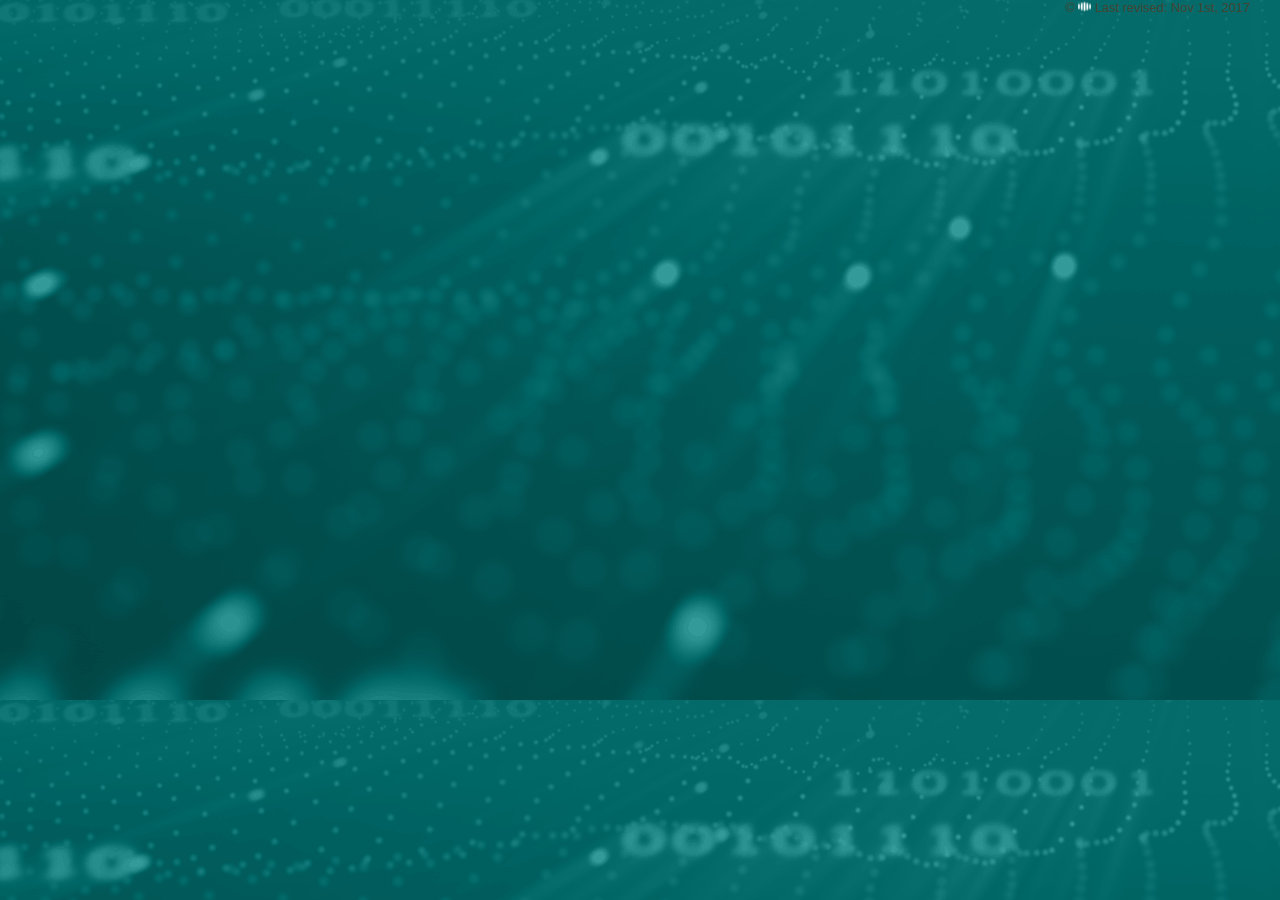
<file: index.html>
<!DOCTYPE html>
<meta charset="utf-8">

<head>
  <link rel="shortcut icon" href="images/favicon.ico">
  <script src="javascripts/jquery/jquery-1.9.0.min.js"></script>
  <script src="javascripts/msdropdown/jquery.dd.js"></script>
  <script src="javascripts/msdropdown/select.js"></script>
  <link rel="stylesheet" type="text/css" href="styles/default.css" media="screen"/>
  <link rel="stylesheet" type="text/css" href="styles/main.css" media="screen"/>
  <link rel="stylesheet" type="text/css" href="styles/msdropdown/dd.css" />
  <!--Speedometer-->
  <link rel='stylesheet' href='https://fonts.googleapis.com/css?family=Play:700,400' type='text/css'>   
    <script type="text/javascript" src="https://iop.io/js/vendor/d3.v3.min.js"></script>
    <script type="text/javascript" src="https://iop.io/js/vendor/polymer/PointerEvents/pointerevents.js"></script>
    <script type="text/javascript" src="https://iop.io/js/vendor/polymer/PointerGestures/pointergestures.js"></script>
    <script type="text/javascript" src="https://iop.io/js/iopctrl.js"></script>
    <!--Speedometer-->

  <style>
    .link1  {
      stroke: #000;
      stroke-opacity: 0.3;
    }
    .node1 {
      fill: none;
      stroke: #fff;
      stroke-width: 1px;
      stroke-opacity: 0.6;
    }
    .link2  {
      stroke: #000;
      stroke-opacity: 0.3;
    }
    .node2 {
      fill: none;
      stroke: #fff;
      stroke-width: 1px;
      stroke-opacity: 0.6;
    }

     .unselectable {
            -moz-user-select: -moz-none;
            -khtml-user-select: none;
            -webkit-user-select: none;
            -ms-user-select: none;
            user-select: none;
        }

        /* css formats for the gauge */
        .gauge .domain {
            stroke-width: 1px;
            stroke: #444;
            fill: #fff;
        }

        .gauge .tick line {
            stroke: #444;
            stroke-width: 1px;
        }
        
        .gauge line {
            stroke: #444;
        }

        .gauge .arc, .gauge .cursor {
           fill: #aaa;
            opacity: 0.5;

        }

        .gauge .major {
            fill: #000;
            font-size: 11px;
            font-family:  sans-serif;
            font-weight: normal;
        }
        
        .gauge .indicator {
            stroke: #00f;
            fill: #000;
            stroke-width: 1.5px;
        }

        /* css formats for the segment display */
        .segdisplay .on {
            fill: #00f;
        }
        .segdisplay .off {
            fill: #00f;
            opacity: 0.1;
        }

        #holder1 {
          position:absolute;
          border-radius: 0px;
          z-index: -1;
          top: 0px;
          left: 50%;
          margin-left: -100px;
          margin-top: -49px;
          width: 20%;
          height:20%;
          border: 0px solid rgba(0,0,0, 1);
          font: normal 12px Impact, Charcoal, sans-serif !important;
      }   
      .axis path,
      .axis line {
        fill: none;
        stroke: #000;
        stroke-width: 0.5;
        shape-rendering: crispEdges;
      }

      .axis y line {
        fill: none;
        stroke: #f00;
        stroke-width: 0.5;
        shape-rendering: crispEdges;
      }    
      .axis text {
        fill: #000;
        font-family:  sans-serif;
        font-size: 11px;
      }
       


</style>
<title> Wave Image Clustering</title>
</head>
<body>
<!--   <a href="http://wavecomp.ai/"><img src="images/logo.png" height="30" alt="Wave Computing" /></a>
Link threshold 0 <input type="range" id="thersholdSlider" name="points" value = 20 min="0" max="40" onchange="threshold(this.value)"> 40  -->

 <div id="holder1"  class="holder1">
    <span id="speedometer"></span>
</div>

<script src="https://d3js.org/d3.v3.min.js"></script>
<script type='text/javascript' src="javascripts/fisheye.js"> </script>
<script src="myscripts/dropShadown.js"></script>
<script src="myscripts/util.js"></script>
<script src="myscripts/speedometer.js"></script>
<script src="myscripts/main.js"></script>
<script src="myscripts/timeSeries.js"></script>

<div class="footer">
    <span class="right">&copy; <a href="http://wavecomp.ai/"><img src="images/logo2.png" height="11" alt="Wave Computing" /></a> Last revised: Nov 1st, 2017</span>
    <div class="clearer"><span></span></div>
  </div>
</div>  
</body>
</file>
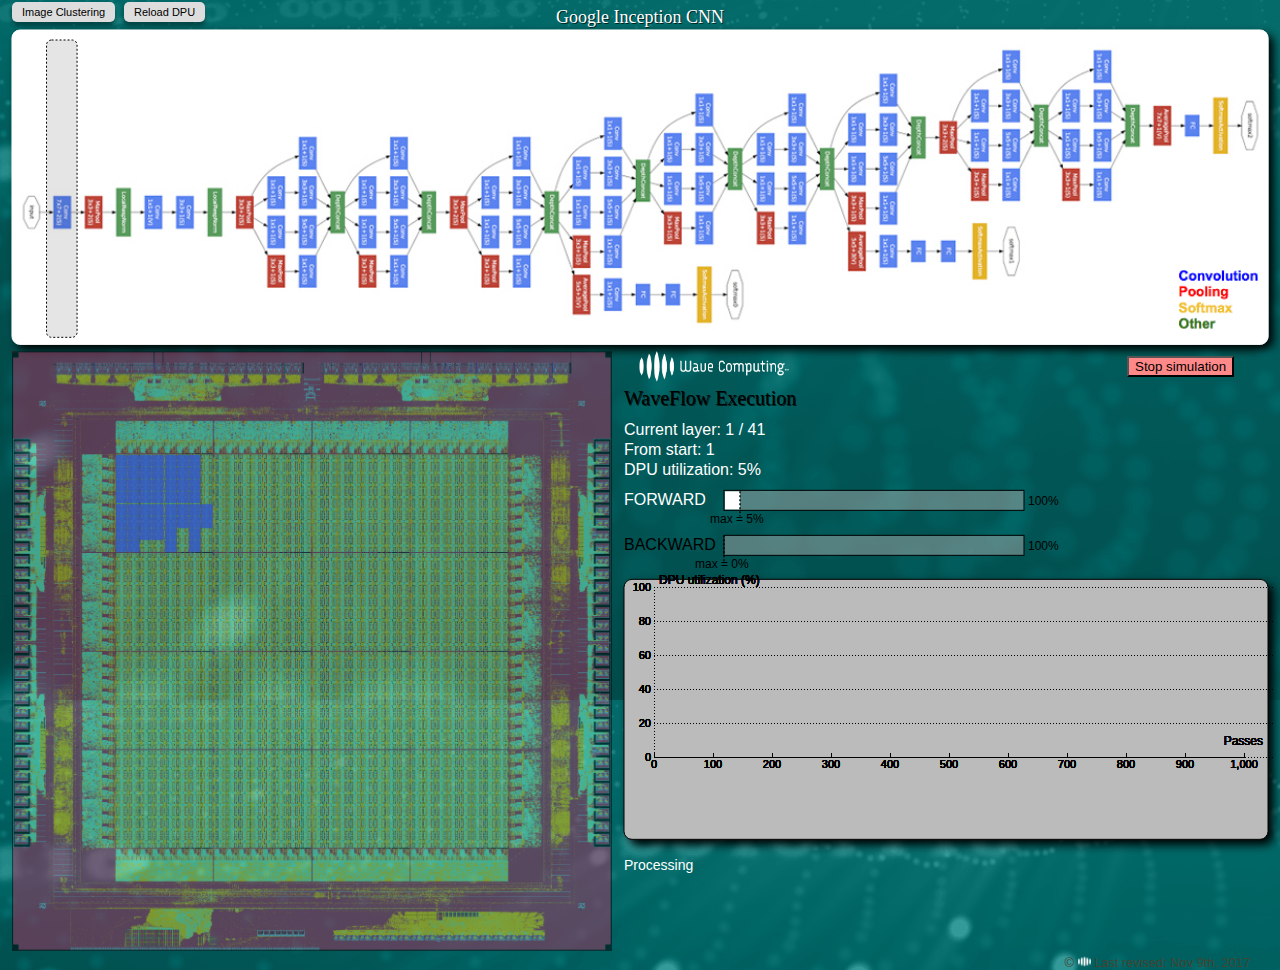
<file: dpu.html>
<!DOCTYPE html>
<meta charset="utf-8">

<head>
  <link rel="shortcut icon" href="images/favicon.ico">
  <script src="javascripts/jquery/jquery-1.9.0.min.js"></script>
  <script src="javascripts/msdropdown/jquery.dd.js"></script>
  <script src="javascripts/msdropdown/select.js"></script>
  <link rel="stylesheet" type="text/css" href="styles/default.css" media="screen"/>
  <link rel="stylesheet" type="text/css" href="styles/main.css" media="screen"/>
  <style>
  .link1  {
    stroke: #000;
    stroke-opacity: 0.3;
  }
  .node1 {
    fill: none;
    stroke: #fff;
    stroke-width: 1px;
    stroke-opacity: 0.6;
  }
  .link2  {
    stroke: #000;
    stroke-opacity: 0.3;
  }
  .node2 {
    fill: none;
    stroke: #fff;
    stroke-width: 1px;
    stroke-opacity: 0.6;
  }

  #holder1 {
      position:absolute;
      border-radius: 0px;
      z-index: 11;
      margin-left: 80%;
      margin-top: 19%;
      width: 20%;
      height:20%;
      border: 0px solid rgba(0,0,0, 1);
      font: normal 12px Impact, Charcoal, sans-serif !important;
  }  

    .axis path,
    .axis line {
      fill: none;
      stroke: #000;
      stroke-width: 0.5;
      shape-rendering: crispEdges;
    }

    .axis y line {
      fill: none;
      stroke: #f00;
      stroke-width: 0.5;
      shape-rendering: crispEdges;
    }    
    .axis text {
      fill: #000;
      font-family:  sans-serif;
      font-size: 11px;
    }

     #holder2 {
        position:absolute;
        border-radius: 10px;
        background-color:  rgba(0,0,0,0);
        z-index: 100;
        top: 0px;
        left:0px;
        margin-left: 10px;
        margin-top: 0px;
        width: 200px;
        height:20px;
        border: 0px solid rgba(0,0,0, 1);
        font: normal 12px Impact, Charcoal, sans-serif !important;
    }   
     
    .button1 {
        background-color: #ddd; /* Green */
        border: none;
        color: #000;
        padding: 4px 10px;
        text-align: center;
        text-decoration: none;
        display: inline-block;
        font-size: 11px;
        -webkit-transition-duration: 0.4s; /* Safari */
        transition-duration: 0.4s;
        cursor: pointer;
        left: 2px;
        top: 2px;
        box-shadow: 0 4px 4px 0 rgba(0,0,0,0.2), 0 4px 4px 0 rgba(0,0,0,0.19);
        border: #000;
        border-radius: 5px;

     }

     .button2 {
        background-color: #ddd; /* Green */
        border: none;
        color: #000;
        padding: 4px 10px;
        text-align: center;
        text-decoration: none;
        display: inline-block;
        font-size: 11px;
        -webkit-transition-duration: 0.4s; /* Safari */
        transition-duration: 0.4s;
        cursor: pointer;
        left: 114px;
        top: 2px;
        box-shadow: 0 4px 4px 0 rgba(0,0,0,0.2), 0 4px 4px 0 rgba(0,0,0,0.19);
        border: #000;
        border-radius: 5px;

     }
    .button11:hover {
        background-color: #666;
        color: white;
    }
    .button22:hover {
        background-color: #669;
        color: white;
    }
</style>
<title> Wave Image Clustering</title>
</head>
<body>

<div id="holder2"  class="holder2">
  <form action="index.html">
      <button class="button1 button11">Image Clustering</button>
  </form>
  <form action="dpu.html">
      <button class="button2 button22">Reload DPU</button>
  </form>
</div>


 <div id="holder1"  class="holder1">
     <button id="controlButton" onclick="stopStart()">Stop simulation</button>
</div>

<script src="javascripts/d3.v3.min.js"></script>
<script type='text/javascript' src="javascripts/fisheye.js"> </script>
<script src="myscripts/dpu.js"></script>
<script src="myscripts/dpuTimeSeries.js"></script>


<div class="footer">
    <span class="right">&copy; <a href="http://wavecomp.ai/"><img src="images/logo2.png" height="11" alt="Wave Computing" /></a> Last revised: Nov 9th, 2017</span>
    <div class="clearer"><span></span></div>
  </div>
</div>  
</body>
</file>
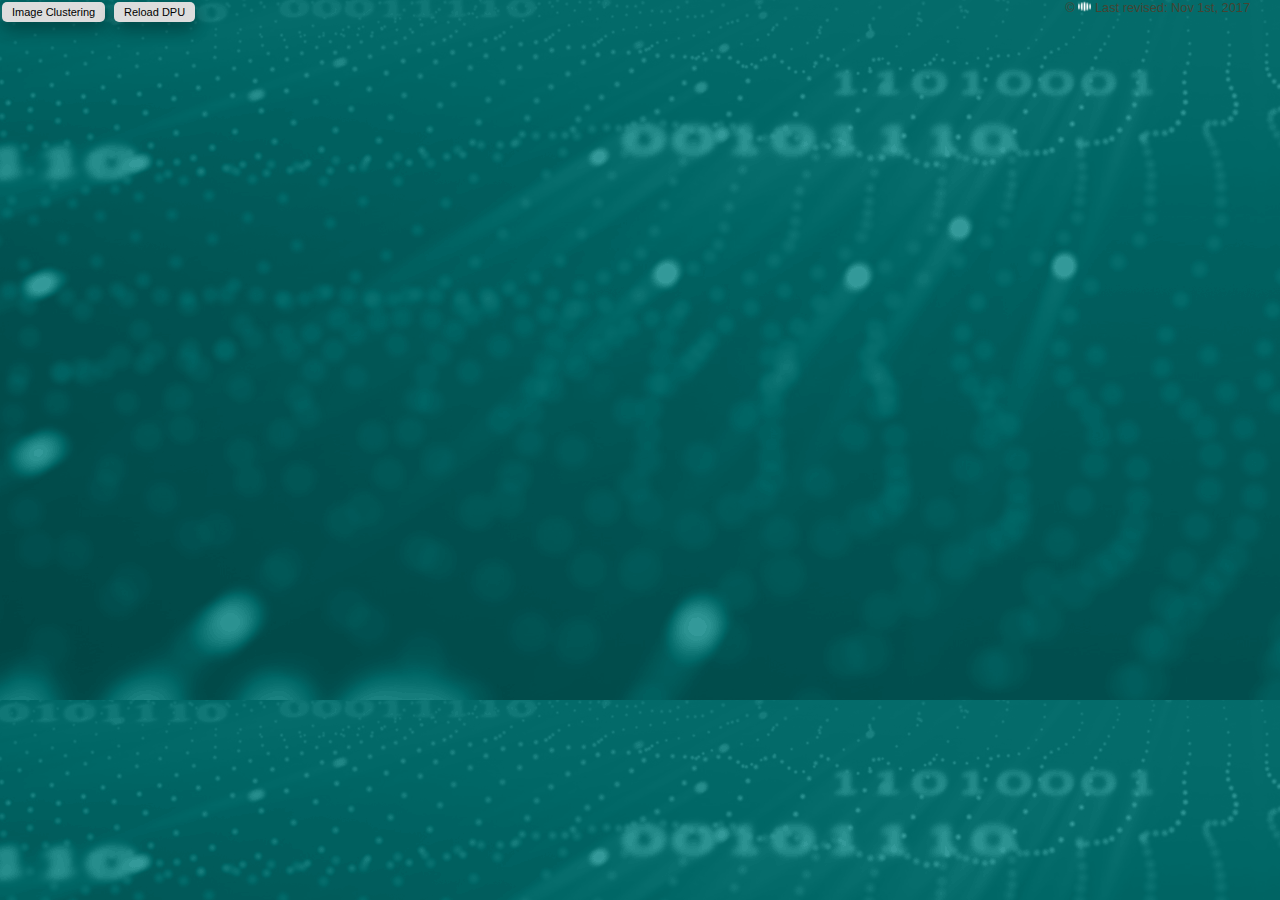
<file: DPU.html>
<!DOCTYPE html>
<meta charset="utf-8">

<head>
  <link rel="shortcut icon" href="images/favicon.ico">
  <script src="javascripts/jquery/jquery-1.9.0.min.js"></script>
  <script src="javascripts/msdropdown/jquery.dd.js"></script>
  <script src="javascripts/msdropdown/select.js"></script>
  <link rel="stylesheet" type="text/css" href="styles/default.css" media="screen"/>
  <link rel="stylesheet" type="text/css" href="styles/main.css" media="screen"/>
  <style>
    .link1  {
      stroke: #000;
      stroke-opacity: 0.3;
    }
    .node1 {
      fill: none;
      stroke: #fff;
      stroke-width: 1px;
      stroke-opacity: 0.6;
    }
    .link2  {
      stroke: #000;
      stroke-opacity: 0.3;
    }
    .node2 {
      fill: none;
      stroke: #fff;
      stroke-width: 1px;
      stroke-opacity: 0.6;
    }

    #holder1 {
        position:absolute;
        border-radius: 0px;
        z-index: -1;
        top: 0px;
        left: 50%;
        margin-left: -100px;
        margin-top: -49px;
        width: 20%;
        height:20%;
        border: 0px solid rgba(0,0,0, 1);
        font: normal 12px Impact, Charcoal, sans-serif !important;
    }  

      .axis path,
      .axis line {
        fill: none;
        stroke: #000;
        stroke-width: 0.5;
        shape-rendering: crispEdges;
      }

      .axis y line {
        fill: none;
        stroke: #f00;
        stroke-width: 0.5;
        shape-rendering: crispEdges;
      }    
      .axis text {
        fill: #000;
        font-family:  sans-serif;
        font-size: 11px;
      }

       #holder2 {
          position:absolute;
          border-radius: 10px;
          background-color:  rgba(0,0,0,0);
          z-index: 100;
          top: 0px;
          left:0px;
          margin-left: 0px;
          margin-top: 0px;
          width: 200px;
          height:20px;
          border: 0px solid rgba(0,0,0, 1);
          font: normal 12px Impact, Charcoal, sans-serif !important;
      }   
       
      .button1 {
          background-color: #ddd; /* Green */
          border: none;
          color: #000;
          padding: 4px 10px;
          text-align: center;
          text-decoration: none;
          display: inline-block;
          font-size: 11px;
          -webkit-transition-duration: 0.4s; /* Safari */
          transition-duration: 0.4s;
          cursor: pointer;
          left: 2px;
          top: 2px;
          box-shadow: 0 8px 16px 0 rgba(0,0,0,0.2), 0 6px 20px 0 rgba(0,0,0,0.19);
          border: #000;
          border-radius: 5px;
  
       }

       .button2 {
          background-color: #ddd; /* Green */
          border: none;
          color: #000;
          padding: 4px 10px;
          text-align: center;
          text-decoration: none;
          display: inline-block;
          font-size: 11px;
          -webkit-transition-duration: 0.4s; /* Safari */
          transition-duration: 0.4s;
          cursor: pointer;
          left: 114px;
          top: 2px;
          box-shadow: 0 8px 16px 0 rgba(0,0,0,0.2), 0 6px 20px 0 rgba(0,0,0,0.19);
          border: #000;
          border-radius: 5px;
  
       }
      .button11:hover {
          background-color: #666;
          color: white;
      }
      .button22:hover {
          background-color: #669;
          color: white;
      }
</style>
<title> Wave Image Clustering</title>
</head>
<body>

<div id="holder2"  class="holder2">
  <form action="index.html">
      <button class="button1 button11">Image Clustering</button>
  </form>
  <form action="dpu.html">
      <button class="button2 button22">Reload DPU</button>
  </form>
</div>


 <div id="holder1"  class="holder1">
    <span id="speedometer"></span>
</div>

<script src="https://d3js.org/d3.v3.min.js"></script>
<script type='text/javascript' src="javascripts/fisheye.js"> </script>
<script src="myscripts/dpu.js"></script>

<div class="footer">
    <span class="right">&copy; <a href="http://wavecomp.ai/"><img src="images/logo2.png" height="11" alt="Wave Computing" /></a> Last revised: Nov 1st, 2017</span>
    <div class="clearer"><span></span></div>
  </div>
</div>  
</body>
</file>
<file: styles/default.css>
/*
Template name: Twilight
Template URI: http://templates.arcsin.se/twilight-website-template/
Release date: 2006-11-21
Description: A dark and mysterious single column template.
Author: Viktor Persson
Author URI: http://arcsin.se/

This template is licensed under a Creative Commons Attribution 2.5 License:
http://templates.arcsin.se/license/
*/

/* standard elements */

body {
	background: #000 url(./waveheaderbg3v2.gif) repeat;
    color: #000;
	margin: 0;
    width: 100%; 
    height: 100%;
    overflow: visible;
}

h1 {
    font-size: 1.5em;
	margin-top: 3px;
    margin-bottom: 2px;
	padding-top: 0px;
    padding-bottom: 0px;
    color: #000;
	text-align: center;
}

h2 {
    font-size: 1.0em;
    margin-top: 3px;
	margin-bottom: 2px;
	color: #000;
	padding-top: 0px;
    padding-left: 0px;
    text-align: center;
    font: normal 100% "sans-serif",sans-serif;
}

h3 {
    font-size: 1.2em;
	margin-bottom: 6px;
    margin-top: 1px;
    padding-top: 5px;
    color: #888;
	border-bottom: 1px dotted rgba(110, 110, 110, 0.9);
}

h4 {
    font-size: 1.1em;
    margin-bottom: 6px;
    margin-top: 1px;
    padding-top: 5px;
    color: #888;
}

ol {
    margin-top: 5px;
    margin-bottom: 10px;
    margin-left: 6px;
    overflow: hidden;
}

ul {
    margin-top: 5px;
    margin-bottom: 0px;
    margin-left: 5px;
    overflow: hidden;
}


a {
    color: #008;
    text-decoration: none;
}

a:hover {color: #44F;
    text-decoration: underline;
}


nav {
    color: #000;
    font-size: 16px;  
    text-align: center;
}

nav ul {
    background: #333; 
    padding: 0 0 0px;
    list-style: none;
    position: relative;
    display: inline-table;
    border-radius: 4px;
}
    
nav ul li {
    float: left;
    border: 1px solid;
}
nav ul li:hover {
    background: #cce2ff;
}

nav ul li a {
    display: block; padding: 5px 30px;
}
        
   
        
        
.container {
	margin: 0 auto;
	width: 90%;
}


/* holders */
.holder {
	padding: 15 15 15 15px;
	background: #fff;
	padding-bottom: 0px;
	padding-left: 20px;
	padding-right: 20px;
	 font-weight: normal;
    
}


.footer {
	clear: both;
	height: 0px;
}


/* footer */
.footer {
	border-bottom: 1px;
	background-position: left bottom;
	color: #776;
	font-size: 0.8em;
	padding: 0px 30px 0;
}
.footer .right, .footer .right a {color: #443;}
.footer .right a:hover {color: #665;}

/* floats */
.left {float: left;}
.right {float: right;
	font: normal 100% "Lucida Sans Unicode",sans-serif;
	}
.clearer {clear: both;}
</file>
<file: styles/main.css>
.nodeText {
  background: #91877b;
  text-shadow: 0 11px 10 rgba(255, 255, 255, 1);
}
.node {
    stroke: #fff;
    stroke-width: 1px;
    stroke-opacity: 0.6;
}
.link {
    stroke: #000;
    stroke-opacity: .8;
}

.node text {
  font: 9px helvetica;
}

<!-- For the slider -->
.axis {
  font: 5 sans-serif;
  -webkit-user-select: none;
  -moz-user-select: none;
  user-select: none;
}

.axis .domain {
  fill: none;
  stroke: #000;
  stroke-opacity: .25;
  stroke-width: 5px;
  stroke-linecap: round;
}

.axis .halo {
  fill: none;
  stroke: #ddd;
  stroke-width: 3px;
  stroke-linecap: round;
}

.slider .handle {
  fill: #666;
  stroke: #000;
  stroke-opacity: .5;
  stroke-width: 1px;
  cursor: crosshair;
}


#nodeDropdown{
    margin-left: 10px;
    width: 120px;
    background:#fff;
}

#edgeWeightDropdown{
    margin-left: 10px;
    width: 120px;
    background:#fff;
}

#holder1 {
    position:absolute;
    border-radius: 0px;
    z-index: 1110;
    top: 94px;
    left: 3px;
    width: 200px;
    height: 50px;
    border: 0px solid rgba(0,0,0, 1);
    font: normal 18px Impact, Charcoal, sans-serif !important;
}    

#holder2 {
    position:absolute;
    padding: 5px;
    border-radius: 5px;
    z-index: 120;
    top: 272px;
    left: 4px;
    width: 140px;
    height: 82px;
    background: rgba(224, 224, 224, 0.6);
    border: 0.4px solid rgba(0,0,0, 0.1);
}

#holder3 {
    position:absolute;
    border-radius: 5px;
    z-index: 110;
    top: 372px;
    left: 4px;
    width: 200px;
    height: 60px;
    border: 0px solid rgba(0,0,0, 1);
}

label {
    font: normal 12px sans-serif !important;
}
input.search {
    width: 90px;  
}

.styled-select {
  overflow: hidden;
  height: 28px;
  width: 200px;
  margin-right: 10px;
  background: #eee;
}

.styled-select2 {
  overflow: hidden;
  height: 20px;
  width: 200px;
  margin-right: 10px;
  background: #eee;
}


/* tooltip */
.d3-tip {
   position: relative;
  line-height: 1;
  padding: 10px;
  font-size: 14px;
  font-family: "sans-serif";
  background: rgba(204, 204, 204, 0.96);
  color: #000;
  border-radius: 2px;
  z-index: 1110;
  box-shadow: 5px 5px 10px rgba(0,0,0,0.75);
}

/* Creates a small triangle extender for the tooltip */
/*.d3-tip:after {
  box-sizing: border-box;
  display: inline;
  font-size: 10px;
  width: 100%;
  line-height: 1;
  color: rgba(200, 220, 245, 0.96);
  content: "\25BC";
  position: absolute;
  text-align: center;
}*/

/* Style northward tooltips differently */
.d3-tip.n:after {
  margin: -1px 0 0 0;
  top: 100%;
  left: 0;
}
table, th, td {
    border: 1px solid #ccc;
    border-collapse: collapse;
    padding: 2px;
    background-color: #fff;
}



/* Style Stream graphs in Figure 5 */
.chart { 
  background: #fff;
  font-family: "sans-serif";
}

.axis path, .axis line {
  fill: none;
  stroke: #000;
  stroke-width: 1px;
  shape-rendering: crispEdges;
  font-family: "sans-serif";
}
.axis .domain {
    fill: none;
    stroke: #000;
    stroke-opacity: 1;
    stroke-width: 1px;
    stroke-linecap: round;
    font-family: "sans-serif";
}
button {
  position: absolute;
  left: 100px;
  top: 19px;
}

/* Spinner when loading*/
</file>
<file: styles/msdropdown/dd.css>
.borderRadius{-moz-border-radius:0px; border-radius:0px; }
.borderRadiusTp{-moz-border-radius:0px 0px 0 0; border-radius:0px 0px 0 0;}
.borderRadiusBtm{-moz-border-radius:0 0 0px 0px ; border-radius:0 0 0px 0px;}

.ddcommon {position:relative;display:-moz-inline-stack; zoom:1; display:inline-block; *display:inline; cursor:default;}
.ddcommon ul{padding:0;margin:0;}
.ddcommon ul li{list-style-type:none;}
.borderRadiusTp ul li:last-child{-moz-border-radius:0 0 5px 5px ; border-radius:0 0 5px 5px;border-bottom:0 none #c3c3c3; }
.borderRadiusBtm ul li:first-child{-moz-border-radius:5px 5px 0 0; border-radius:5px 5px 0 0 ;border-bottom:1 solid #c3c3c3; }

.ddcommon .disabled img, .ddcommon .disabled span, .ddcommon.disabledAll{
opacity: .5; /* standard: ff gt 1.5, opera, safari */
-ms-filter:"alpha(opacity=50)"; /* ie 8 */
filter:alpha(opacity=50); /* ie lt 7 */
-khtml-opacity:.5; /* safari 1.x */
-moz-opacity:.5; /* ff lt 1.5, netscape */
color:#999999;
}
.ddcommon .clear{clear:both}
.ddcommon .shadow{-moz-box-shadow:0px 0px 0px -0px #888888;-webkit-box-shadow:0px 0px 0px -0px #888888;box-shadow: 0px 0px 0px -0px #888888;}
.ddcommon input.text{color:#7e7e7e;padding:0 0 0 0; position:absolute; background:#fff; display:block; width:98%; height:98%; left:2px; top:0; border:none;}
.ddOutOfVision{position:relative; display:-moz-inline-stack; display:inline-block; zoom:1; *display:inline;}
.borderRadius .shadow{-moz-box-shadow:0px 0px 0px 0px #888888;-webkit-box-shadow:0px 0px 0px 0px #888888;box-shadow: 0px 0px 0px -0px #888888;}
.borderRadiusBtm .shadow{-moz-box-shadow:0px 0px 0px -0px #888888;-webkit-box-shadow:0px 0px 0px -0px #888888;box-shadow: 0px 0px 0px -0px #888888}
.borderRadiusTp .border, .borderRadius .border{-moz-border-radius:0px 0px 0px -0px ; border-radius:0px 0px 0px -0px;}
.borderRadiusBtm .border{-moz-border-radius:0px 0px 0px -0px; border-radius:0px 0px 0px -0px;}
img.fnone{float:none !important}
.ddcommon .divider{width:0; height:100%; position:absolute;}
.ddcommon .ddArrow{display:inline-block; position:absolute; top:50%; right:4px;}
.ddcommon .ddArrow:hover{background-position:0 100%;}
.ddcommon .ddTitle{padding:0; position:relative; display:inline-block; width:100%}
.ddcommon .ddTitle .ddTitleText{display:block;}
.ddcommon .ddTitle .ddTitleText .ddTitleText{padding:0;}
.ddcommon .ddTitle .description{display:block;}
.ddcommon .ddTitle .ddTitleText img{position:relative; vertical-align:middle; float:left}
.ddcommon .ddChild{position:absolute;display:none;width:100%;overflow-y:auto; overflow-x:hidden; zoom:1; z-index:9999}
.ddcommon .ddChild li{clear:both;}
.ddcommon .ddChild li .description{display:block;}
.ddcommon .ddChild li img{border:0 none; position:relative;vertical-align:middle;float:left}
.ddcommon .ddChild li.optgroup{padding:0;}
.ddcommon .ddChild li.optgroup .optgroupTitle{padding:0 5px; font-weight:bold; font-style:italic}
.ddcommon .ddChild li.optgroup ul li{padding:5px 5px 5px 15px}
.ddcommon .noBorderTop{border-top:none 0  !important; padding:0; margin:0;}

/*************** default theme **********************/
.dd{border:1px solid #c3c3c3;}
.dd .divider{border-left:1px solid #c3c3c3; border-right:1px solid #fff;; right:24px;}
.dd .ddArrow{width:16px;height:16px; margin-top:-8px; background:url(../../images/msdropdown/skin1/dd_arrow.gif) no-repeat;}
.dd .ddArrow:hover{background-position:0 100%;}
.dd .ddTitle{color:#000;background:#e2e2e4 url(../../images/msdropdown/skin1/title-bg.gif) repeat-x left top;}
.dd .ddTitle .ddTitleText{padding:0px 0px 0px 0px;}
.dd .ddTitle .ddTitleText .ddTitleText{padding:0;}
.dd .ddTitle .description{font-size:12px; color:#666}
.dd .ddTitle .ddTitleText img{padding-right:5px;}
.dd .ddChild{border:1px solid #c3c3c3; background-color:#fff; left:-1px;}
.dd .ddChild li{padding:0px; background-color:#fff; border-bottom:1px solid #c3c3c3;}
.dd .ddChild li .description{color:#666;}
.dd .ddChild li.hover{background-color:#cce2ff}
.dd .ddChild li img{padding:0 4px 0 0;}
.dd .ddChild li.optgroup{padding:0;}
.dd .ddChild li.optgroup .optgroupTitle{padding:0 5px; font-weight:bold; font-style:italic}
.dd .ddChild li.optgroup ul li{padding:5px 5px 5px 15px}
.dd .ddChild li.selected{background-color:#d5d5d5; color:#000;}
</file>
